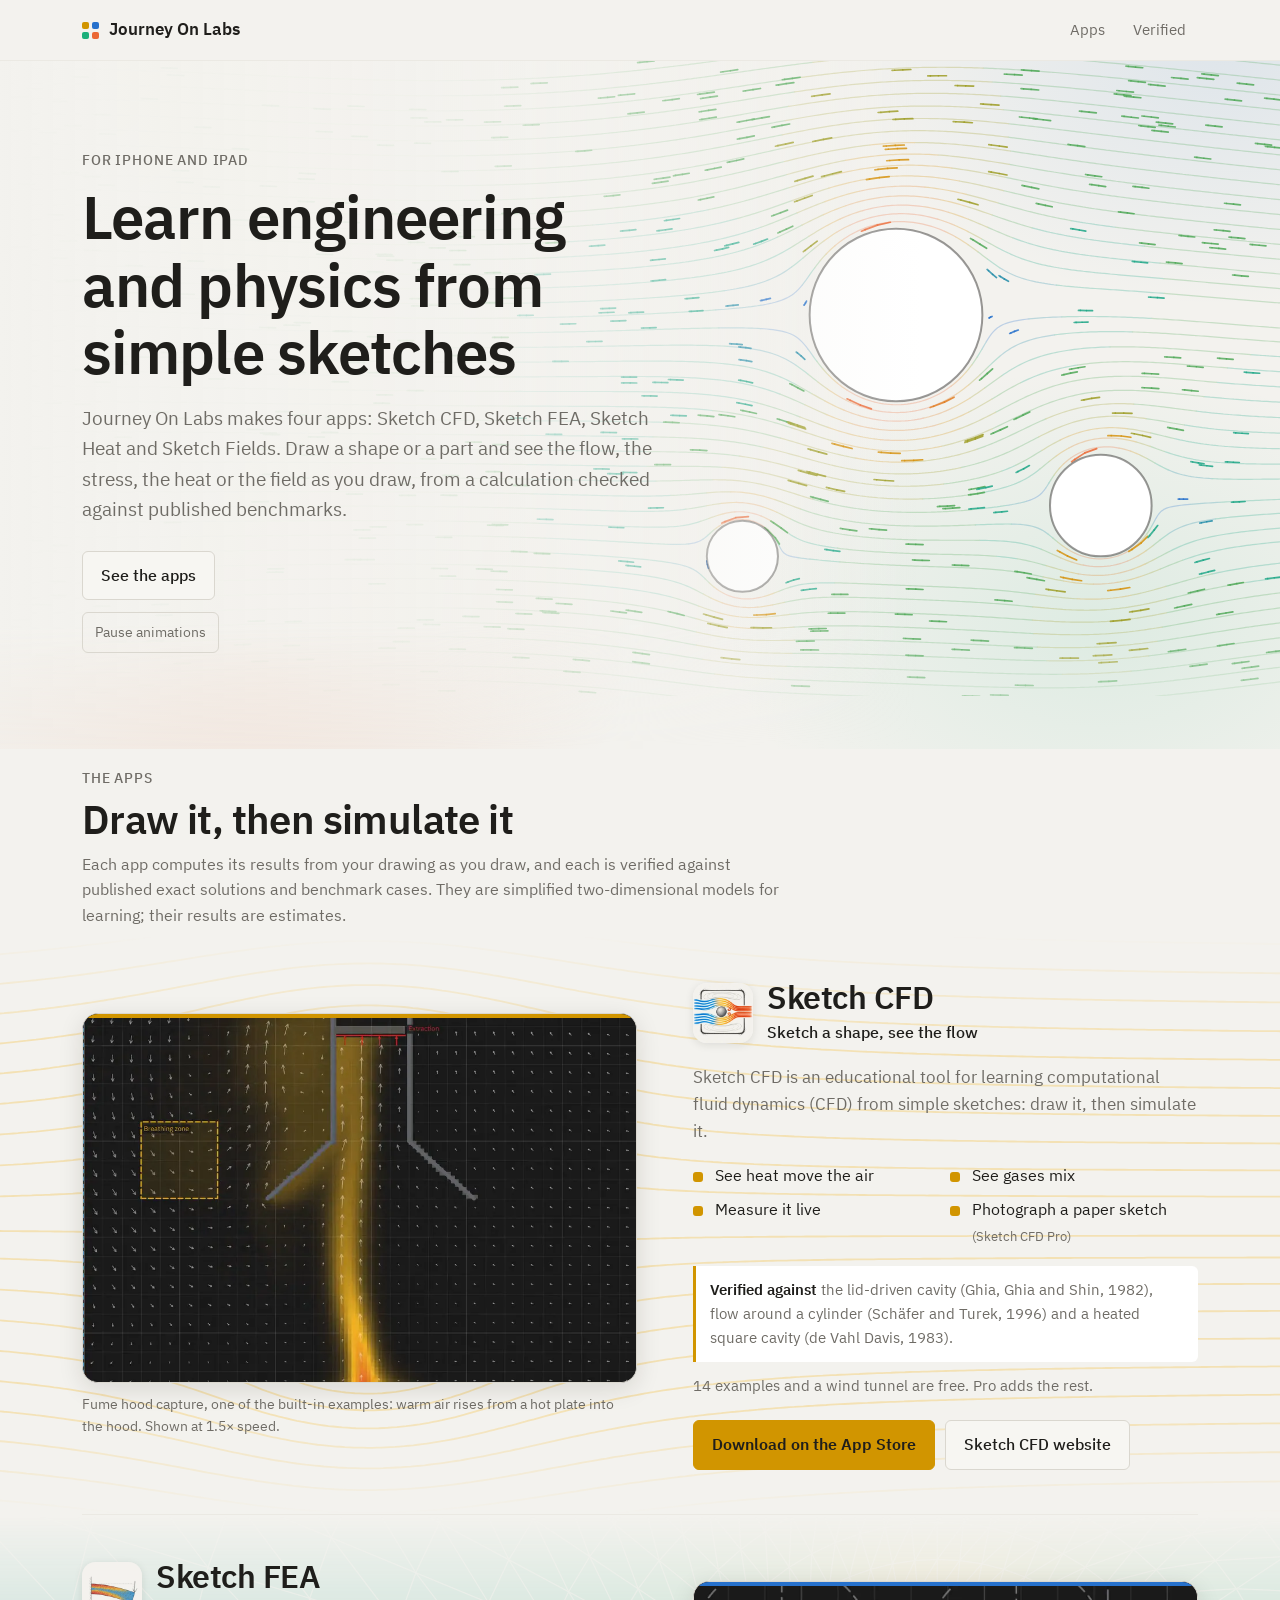
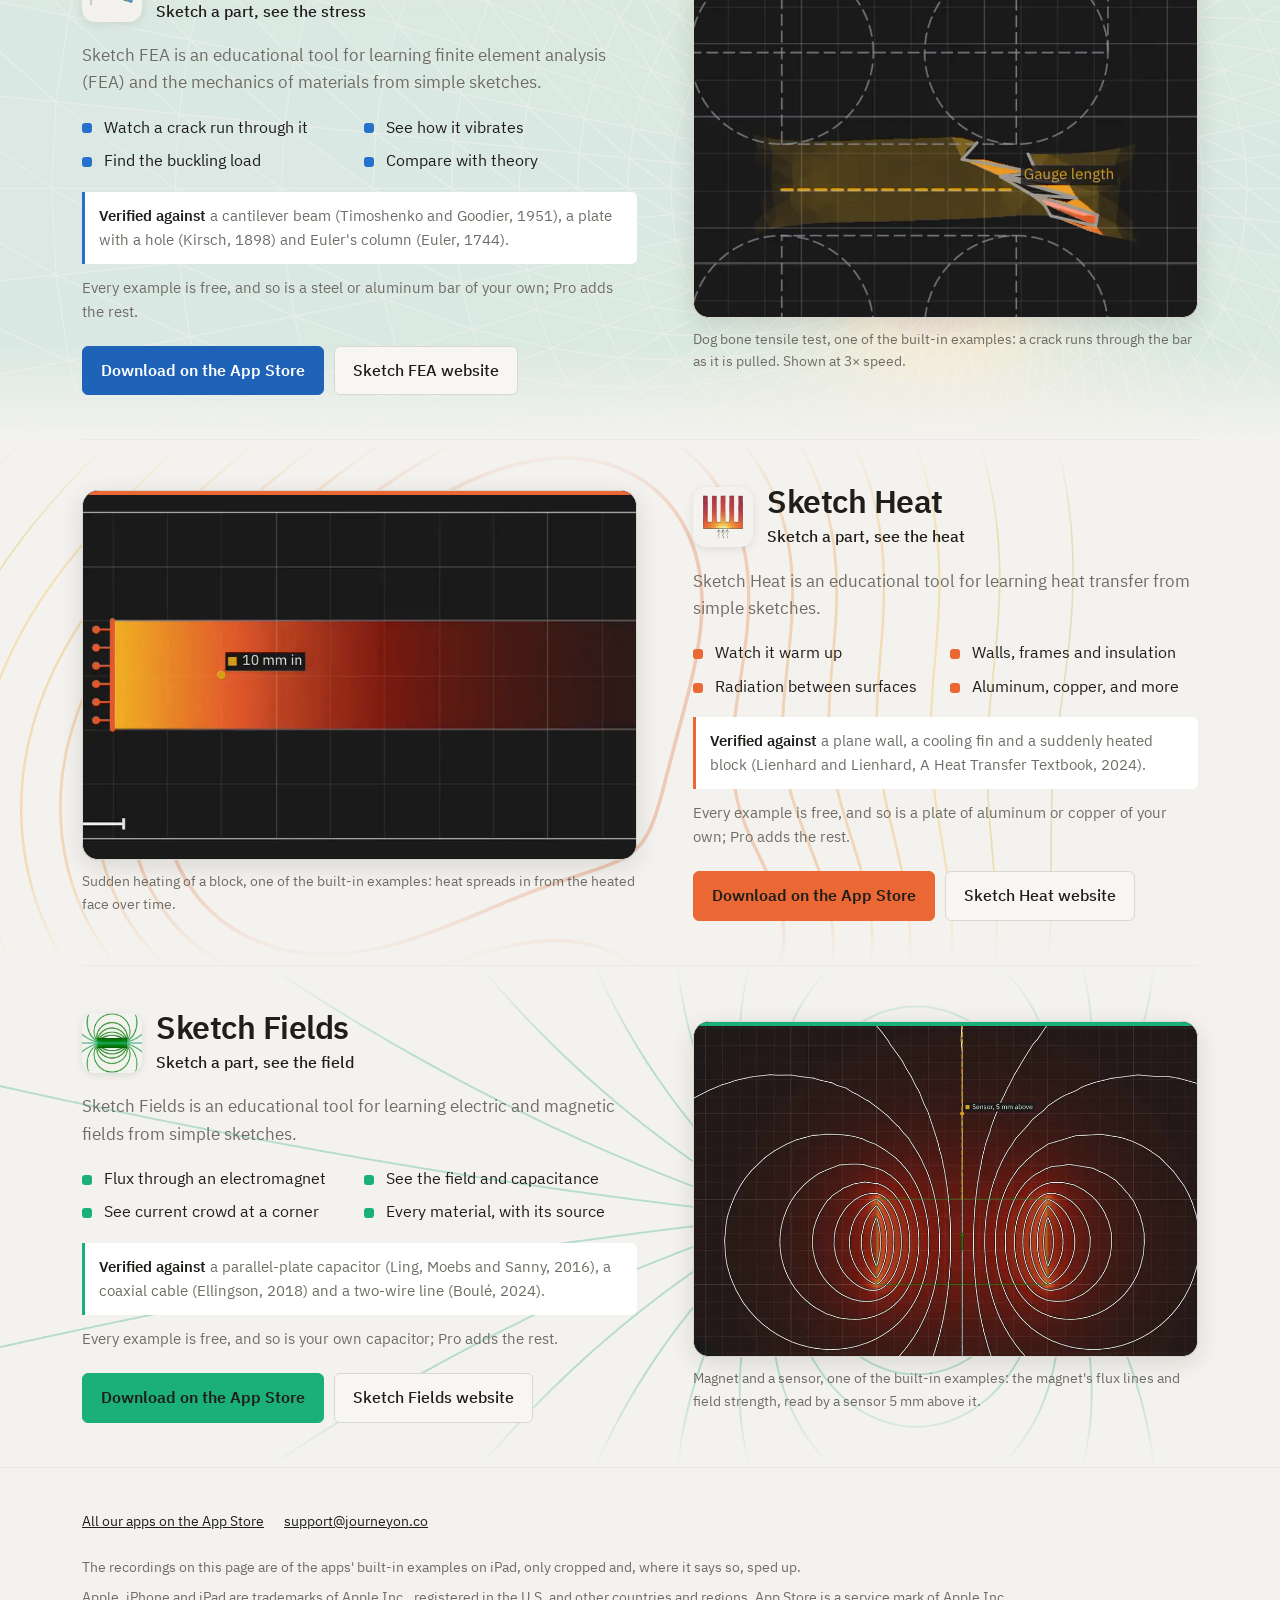
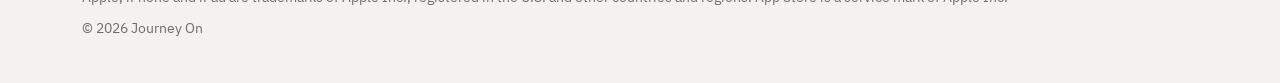
<file: index.html>
<!doctype html>
<html lang="en">
<head>
  <meta charset="utf-8">
  <meta name="viewport" content="width=device-width, initial-scale=1">
  <meta http-equiv="Content-Security-Policy" content="default-src 'none'; script-src 'self'; style-src 'self'; font-src 'self'; img-src 'self'; media-src 'self'; base-uri 'none'; form-action 'none'">
  <meta name="referrer" content="strict-origin-when-cross-origin">
  <title>Journey On Labs: Sketch CFD, Sketch FEA, Sketch Heat and Sketch Fields</title>
  <meta name="description" content="Apps for iPhone and iPad for learning fluid dynamics, stress analysis, heat transfer, and electric and magnetic fields from simple sketches.">
  <meta name="theme-color" content="#141413" media="(prefers-color-scheme: dark)">
  <meta name="theme-color" content="#f3f2ee" media="(prefers-color-scheme: light)">
  <link rel="preload" href="fonts/IBMPlexSans-SemiBold.woff2" as="font" type="font/woff2" crossorigin>
  <link rel="icon" href="assets/favicon.svg" type="image/svg+xml">
  <link rel="icon" href="assets/favicon-32.png" sizes="32x32" type="image/png">
  <link rel="apple-touch-icon" href="assets/apple-touch-icon.png">
  <link rel="stylesheet" href="assets/labs.css">
  <script src="assets/labs.js" defer></script>
</head>
<body>
  <a class="skip" href="#main">Skip to the content</a>
  <header class="site">
    <div class="wrap">
      <a class="wordmark" href="./"><span class="dots" aria-hidden="true"><i class="app-cfd"></i><i class="app-fea"></i><i class="app-fields"></i><i class="app-heat"></i></span>Journey On Labs</a>
      <nav class="site" aria-label="Main">
        <ul>
          <li><a href="#apps">Apps</a></li>
          <li><a href="#verified">Verified</a></li>
          <li data-sale><a class="hot" href="#black-friday">Black Friday</a></li>
        </ul>
      </nav>
    </div>
  </header>

  <main id="main" tabindex="-1">
    <section class="hero" aria-labelledby="h-hero">
      <div class="hero-sim" aria-hidden="true"><canvas id="flow" width="1200" height="640"></canvas></div>
      <div class="wrap">
        <div class="hero-text">
          <p class="eyebrow">For iPhone and iPad</p>
          <h1 id="h-hero">Learn engineering and physics from simple sketches</h1>
          <p class="lead">Journey On Labs makes four apps: Sketch CFD, Sketch FEA, Sketch Heat and Sketch Fields. Draw a shape or a part and see the flow, the stress, the heat or the field as you draw, from a calculation checked against published benchmarks.</p>
          <div class="actions">
            <a class="btn sale-btn" href="#black-friday" data-sale>Black Friday: Pro at half price</a>
            <a class="btn" href="#apps">See the apps</a>
          </div>
          <button type="button" class="motion" id="motion" aria-pressed="false" hidden>Pause animations</button>
        </div>
      </div>
    </section>

    <section class="sale" id="black-friday" aria-labelledby="h-sale" data-sale>
      <div class="wrap">
        <div class="sale-card">
          <div class="sale-head">
            <div>
              <p class="eyebrow">Black Friday to Cyber Monday</p>
              <h2 id="h-sale">Pro is half price in every Sketch app</h2>
            </div>
            <p class="countdown"><span data-left>Until Monday, November 30</span></p>
          </div>
          <div class="legend" aria-hidden="true">
            <div class="bar"><span class="now" data-now hidden></span></div>
            <div class="ticks"><span>Thu</span><span>Fri</span><span>Sat</span><span>Sun</span><span>Mon</span></div>
          </div>
          <div class="codes">
            <div class="ticket"><span class="code">BLACKFRIDAY</span><span class="what">Half off your first year</span><button type="button" class="copy" data-copy="BLACKFRIDAY" aria-label="Copy the code BLACKFRIDAY" hidden>Copy</button></div>
            <div class="ticket"><span class="code">BLACKFRIDAYMONTHLY</span><span class="what">Half off your first 3 months</span><button type="button" class="copy" data-copy="BLACKFRIDAYMONTHLY" aria-label="Copy the code BLACKFRIDAYMONTHLY" hidden>Copy</button></div>
          </div>
          <p class="fine">For new subscribers and for people whose subscription or free trial has ended; not for current subscribers. The links below open the App Store with the code filled in; you can also redeem a code in the App Store or in the app, in Menu&nbsp;&gt; About. Prices differ by country.</p>
          <ul class="deals">
            <li class="app-cfd"><span class="who"><img src="media/cfd-icon-96.webp" width="36" height="36" alt="">Sketch CFD</span><a class="btn" href="https://apps.apple.com/redeem?ctx=offercodes&amp;id=6824528045&amp;code=BLACKFRIDAY" aria-label="Sketch CFD: half off your first year, code BLACKFRIDAY">Half off a year</a><a class="btn" href="https://apps.apple.com/redeem?ctx=offercodes&amp;id=6824528045&amp;code=BLACKFRIDAYMONTHLY" aria-label="Sketch CFD: half off your first 3 months, code BLACKFRIDAYMONTHLY">Half off 3 months</a></li>
            <li class="app-fea"><span class="who"><img src="media/fea-icon-96.webp" width="36" height="36" alt="">Sketch FEA</span><a class="btn" href="https://apps.apple.com/redeem?ctx=offercodes&amp;id=6826964984&amp;code=BLACKFRIDAY" aria-label="Sketch FEA: half off your first year, code BLACKFRIDAY">Half off a year</a><a class="btn" href="https://apps.apple.com/redeem?ctx=offercodes&amp;id=6826964984&amp;code=BLACKFRIDAYMONTHLY" aria-label="Sketch FEA: half off your first 3 months, code BLACKFRIDAYMONTHLY">Half off 3 months</a></li>
            <li class="app-heat"><span class="who"><img src="media/heat-icon-96.webp" width="36" height="36" alt="">Sketch Heat</span><a class="btn" href="https://apps.apple.com/redeem?ctx=offercodes&amp;id=6831361610&amp;code=BLACKFRIDAY" aria-label="Sketch Heat: half off your first year, code BLACKFRIDAY">Half off a year</a><a class="btn" href="https://apps.apple.com/redeem?ctx=offercodes&amp;id=6831361610&amp;code=BLACKFRIDAYMONTHLY" aria-label="Sketch Heat: half off your first 3 months, code BLACKFRIDAYMONTHLY">Half off 3 months</a></li>
            <li class="app-fields"><span class="who"><img src="media/fields-icon-96.webp" width="36" height="36" alt="">Sketch Fields</span><a class="btn" href="https://apps.apple.com/redeem?ctx=offercodes&amp;id=6832425502&amp;code=BLACKFRIDAY" aria-label="Sketch Fields: half off your first year, code BLACKFRIDAY">Half off a year</a><a class="btn" href="https://apps.apple.com/redeem?ctx=offercodes&amp;id=6832425502&amp;code=BLACKFRIDAYMONTHLY" aria-label="Sketch Fields: half off your first 3 months, code BLACKFRIDAYMONTHLY">Half off 3 months</a></li>
          </ul>
        </div>
      </div>
    </section>

    <section id="apps" aria-labelledby="h-apps">
      <div class="wrap">
        <div class="apps-head" id="verified">
          <p class="eyebrow">The apps</p>
          <h2 id="h-apps">Draw it, then simulate it</h2>
          <p>Each app computes its results from your drawing as you draw, and each is verified against published exact solutions and benchmark cases. They are simplified two-dimensional models for learning; their results are estimates.</p>
        </div>

        <article class="feature app-cfd" aria-labelledby="h-cfd">
          <figure class="media">
            <div class="frame"><video class="sim" muted loop playsinline preload="none" poster="media/cfd-sim-960.webp" width="960" height="640" aria-hidden="true" disablepictureinpicture disableremoteplayback><source src="media/cfd-sim-960.mp4" type="video/mp4"></video></div>
            <figcaption>Fume hood capture, one of the built-in examples: warm air rises from a hot plate into the hood. Shown at 1.5&times; speed.</figcaption>
          </figure>
          <div class="copytext">
            <div class="title"><img src="media/cfd-icon-192.webp" width="60" height="60" alt=""><div><h3 id="h-cfd">Sketch CFD</h3><p class="sub">Sketch a shape, see the flow</p></div></div>
            <p class="desc">Sketch CFD is an educational tool for learning computational fluid dynamics (CFD) from simple sketches: draw it, then simulate it.</p>
            <ul class="feats"><li>See heat move the air</li><li>See gases mix</li><li>Measure it live</li><li>Photograph a paper sketch <small>(Sketch CFD Pro)</small></li></ul>
            <p class="verified"><strong>Verified against</strong> the lid-driven cavity (Ghia, Ghia and Shin, 1982), flow around a cylinder (Schäfer and Turek, 1996) and a heated square cavity (de Vahl Davis, 1983).</p>
            <p class="free">14 examples and a wind tunnel are free. Pro adds the rest.</p>
            <div class="actions"><a class="btn primary" href="https://apps.apple.com/app/sketch-cfd/id6824528045">Download on the App Store</a><a class="btn" href="https://sketchcfd.journeyon.co">Sketch CFD website</a></div>
            <a class="badge" href="#black-friday" data-sale>Black Friday: Sketch CFD Pro at half price</a>
          </div>
        </article>

        <article class="feature flip app-fea" aria-labelledby="h-fea">
          <figure class="media">
            <div class="frame"><video class="sim" muted loop playsinline preload="none" poster="media/fea-sim-960.webp" width="960" height="640" aria-hidden="true" disablepictureinpicture disableremoteplayback><source src="media/fea-sim-960.mp4" type="video/mp4"></video></div>
            <figcaption>Dog bone tensile test, one of the built-in examples: a crack runs through the bar as it is pulled. Shown at 3&times; speed.</figcaption>
          </figure>
          <div class="copytext">
            <div class="title"><img src="media/fea-icon-192.webp" width="60" height="60" alt=""><div><h3 id="h-fea">Sketch FEA</h3><p class="sub">Sketch a part, see the stress</p></div></div>
            <p class="desc">Sketch FEA is an educational tool for learning finite element analysis (FEA) and the mechanics of materials from simple sketches.</p>
            <ul class="feats"><li>Watch a crack run through it</li><li>See how it vibrates</li><li>Find the buckling load</li><li>Compare with theory</li></ul>
            <p class="verified"><strong>Verified against</strong> a cantilever beam (Timoshenko and Goodier, 1951), a plate with a hole (Kirsch, 1898) and Euler's column (Euler, 1744).</p>
            <p class="free">Every example is free, and so is a steel or aluminum bar of your own; Pro adds the rest.</p>
            <div class="actions"><a class="btn primary" href="https://apps.apple.com/app/sketch-fea/id6826964984">Download on the App Store</a><a class="btn" href="https://sketchfea.journeyon.co">Sketch FEA website</a></div>
            <a class="badge" href="#black-friday" data-sale>Black Friday: Sketch FEA Pro at half price</a>
          </div>
        </article>

        <article class="feature app-heat" aria-labelledby="h-heat">
          <figure class="media">
            <div class="frame"><video class="sim" muted loop playsinline preload="none" poster="media/heat-sim-960.webp" width="960" height="640" aria-hidden="true" disablepictureinpicture disableremoteplayback><source src="media/heat-sim-960.mp4" type="video/mp4"></video></div>
            <figcaption>Sudden heating of a block, one of the built-in examples: heat spreads in from the heated face over time.</figcaption>
          </figure>
          <div class="copytext">
            <div class="title"><img src="media/heat-icon-192.webp" width="60" height="60" alt=""><div><h3 id="h-heat">Sketch Heat</h3><p class="sub">Sketch a part, see the heat</p></div></div>
            <p class="desc">Sketch Heat is an educational tool for learning heat transfer from simple sketches.</p>
            <ul class="feats"><li>Watch it warm up</li><li>Walls, frames and insulation</li><li>Radiation between surfaces</li><li>Aluminum, copper, and more</li></ul>
            <p class="verified"><strong>Verified against</strong> a plane wall, a cooling fin and a suddenly heated block (Lienhard and Lienhard, A Heat Transfer Textbook, 2024).</p>
            <p class="free">Every example is free, and so is a plate of aluminum or copper of your own; Pro adds the rest.</p>
            <div class="actions"><a class="btn primary" href="https://apps.apple.com/app/sketch-heat/id6831361610">Download on the App Store</a><a class="btn" href="https://sketchheat.journeyon.co">Sketch Heat website</a></div>
            <a class="badge" href="#black-friday" data-sale>Black Friday: Sketch Heat Pro at half price</a>
          </div>
        </article>

        <article class="feature flip app-fields" aria-labelledby="h-fields">
          <figure class="media">
            <div class="frame"><video class="sim" muted loop playsinline preload="none" poster="media/fields-sim-960.webp" width="960" height="640" aria-hidden="true" disablepictureinpicture disableremoteplayback><source src="media/fields-sim-960.mp4" type="video/mp4"></video></div>
            <figcaption>Magnet and a sensor, one of the built-in examples: the magnet's flux lines and field strength, read by a sensor 5 mm above it.</figcaption>
          </figure>
          <div class="copytext">
            <div class="title"><img src="media/fields-icon-192.webp" width="60" height="60" alt=""><div><h3 id="h-fields">Sketch Fields</h3><p class="sub">Sketch a part, see the field</p></div></div>
            <p class="desc">Sketch Fields is an educational tool for learning electric and magnetic fields from simple sketches.</p>
            <ul class="feats"><li>Flux through an electromagnet</li><li>See the field and capacitance</li><li>See current crowd at a corner</li><li>Every material, with its source</li></ul>
            <p class="verified"><strong>Verified against</strong> a parallel-plate capacitor (Ling, Moebs and Sanny, 2016), a coaxial cable (Ellingson, 2018) and a two-wire line (Boulé, 2024).</p>
            <p class="free">Every example is free, and so is your own capacitor; Pro adds the rest.</p>
            <div class="actions"><a class="btn primary" href="https://apps.apple.com/app/sketch-fields/id6832425502">Download on the App Store</a><a class="btn" href="https://sketchfields.journeyon.co">Sketch Fields website</a></div>
            <a class="badge" href="#black-friday" data-sale>Black Friday: Sketch Fields Pro at half price</a>
          </div>
        </article>
      </div>
    </section>
  </main>

  <footer class="site">
    <div class="wrap">
      <div class="links">
        <a href="https://apps.apple.com/us/developer/journey-on/id1807155063">All our apps on the App Store</a>
        <a href="mailto:support@journeyon.co">support@journeyon.co</a>
      </div>
      <p>The recordings on this page are of the apps' built-in examples on iPad, only cropped and, where it says so, sped up.</p>
      <p>Apple, iPhone and iPad are trademarks of Apple Inc., registered in the U.S. and other countries and regions. App Store is a service mark of Apple Inc.</p>
      <p>&copy; 2026 Journey On</p>
    </div>
  </footer>
</body>
</html>
</file>
<file: assets/labs.css>
/* Journey On Labs. Colors, radii, fonts and shadows are the apps' design tokens: the neutrals every app shares, and each
   app's own accent (app.config.mjs) on its parts; tints are color-mix() of tokens. Dark is the default, as in the apps;
   light follows prefers-color-scheme. Text contrast at least 4.5:1 in both themes. */

@font-face { font-family: 'IBM Plex Sans'; font-style: normal; font-weight: 400; font-display: swap; src: url('../fonts/IBMPlexSans-Regular.woff2') format('woff2'); }
@font-face { font-family: 'IBM Plex Sans'; font-style: normal; font-weight: 500; font-display: swap; src: url('../fonts/IBMPlexSans-Medium.woff2') format('woff2'); }
@font-face { font-family: 'IBM Plex Sans'; font-style: normal; font-weight: 600; font-display: swap; src: url('../fonts/IBMPlexSans-SemiBold.woff2') format('woff2'); }
@font-face { font-family: 'IBM Plex Mono'; font-style: normal; font-weight: 500; font-display: swap; src: url('../fonts/IBMPlexMono-Medium.woff2') format('woff2'); }

:root {
  --bg: #141413;
  --panel: #1c1c1b;
  --panel2: #232321;
  --fg: #e8e6e1;
  --muted: #9b9890;
  --line: #35332e;
  --line2: #2a2926;
  --canvas: #1a1a19;
  --shadow: 0 6px 24px rgba(0, 0, 0, .5);
  --shadow-sm: 0 2px 10px rgba(0, 0, 0, .45);
  --font: 'IBM Plex Sans', system-ui, -apple-system, 'Segoe UI', sans-serif;
  --mono: 'IBM Plex Mono', ui-monospace, SFMono-Regular, Menlo, monospace;
  --radius: 6px;
  --ease-out: cubic-bezier(.33, 1, .68, 1);
  --t: .24s;
  /* each app's accent (dark): Sketch CFD amber, Sketch FEA blue, Sketch Heat orange, Sketch Fields green; the second
     accent is the one for text */
  --cfd: #f0b323; --cfd2: #ffc94a;
  --fea: #3987e5; --fea2: #6aa6ee;
  --heat: #d95926; --heat2: #f08a5c;
  --fields: #199e70; --fields2: #4fcb98;
  --accent: var(--fg);
  --accent2: var(--fg);
  --on-accent: #141413;
  --glow: .16;
  color-scheme: dark;
}

@media (prefers-color-scheme: light) {
  :root {
    --bg: #f3f2ee;
    --panel: #ffffff;
    --panel2: #f7f6f2;
    --fg: #1f1e1b;
    --muted: #6f6c66;
    --line: #dad7cf;
    --line2: #ebe9e3;
    --canvas: #e9e7e1;
    --shadow: 0 6px 24px rgba(30, 28, 20, .12);
    --shadow-sm: 0 2px 8px rgba(30, 28, 20, .10);
    --cfd: #d19500; --cfd2: #a87700;
    --fea: #2671cc; --fea2: #1f63b8;
    --heat: #eb6834; --heat2: #cc5521;
    --fields: #1baf7a; --fields2: #13875c;
    --on-accent: #1f1e1b;
    --glow: .10;
    color-scheme: light;
  }
}

*, *::before, *::after { box-sizing: border-box; }
html { -webkit-text-size-adjust: 100%; text-size-adjust: 100%; }
@media (prefers-reduced-motion: no-preference) { html { scroll-behavior: smooth; } }
body { margin: 0; background: var(--bg); color: var(--fg); font-family: var(--font); font-size: 16px; line-height: 1.6; overflow-wrap: break-word; }
img, video { max-width: 100%; display: block; }
h1, h2, h3 { margin: 0; line-height: 1.12; font-weight: 600; letter-spacing: -0.015em; }
p, ul { margin: 0; }
a { color: inherit; }
:focus-visible { outline: 3px solid var(--fea2); outline-offset: 3px; border-radius: 4px; }
[hidden] { display: none !important; }

.app-cfd { --accent: var(--cfd); --accent2: var(--cfd2); }
.app-fea { --accent: var(--fea); --accent2: var(--fea2); }
.app-heat { --accent: var(--heat); --accent2: var(--heat2); }
.app-fields { --accent: var(--fields); --accent2: var(--fields2); }

.skip { position: absolute; left: 16px; top: -60px; background: var(--panel); color: var(--fg); padding: 10px 16px; border: 1px solid var(--line); border-radius: var(--radius); z-index: 10; }
.skip:focus { top: 12px; }
.wrap { max-width: 1180px; margin: 0 auto; padding: 0 16px; }
@media (min-width: 720px) { .wrap { padding: 0 32px; } }
.eyebrow { font-size: 14px; font-weight: 500; letter-spacing: .06em; text-transform: uppercase; color: var(--muted); }

/* header */
header.site { position: sticky; top: 0; z-index: 5; background: color-mix(in srgb, var(--bg) 88%, transparent); backdrop-filter: blur(10px); -webkit-backdrop-filter: blur(10px); border-bottom: 1px solid var(--line2); }
header.site .wrap { display: flex; align-items: center; justify-content: space-between; gap: 16px; min-height: 60px; }
.wordmark { display: inline-flex; align-items: center; gap: 10px; font-weight: 600; font-size: 17px; text-decoration: none; padding: 10px 0; }
.dots { display: inline-grid; grid-template-columns: 7px 7px; gap: 3px; }
.dots i { width: 7px; height: 7px; border-radius: 2px; background: var(--accent); }
nav.site ul { list-style: none; display: flex; gap: 4px; padding: 0; }
nav.site a { display: inline-block; padding: 10px 12px; border-radius: var(--radius); text-decoration: none; font-size: 15px; color: var(--muted); }
nav.site a:hover { color: var(--fg); background: var(--panel); }
nav.site a.hot { color: var(--fg); font-weight: 500; }
@media (max-width: 560px) { nav.site li:not(:last-child) { display: none; } }

/* hero */
.hero { position: relative; padding: 56px 0 48px; overflow: hidden; }
.hero::before { content: ''; position: absolute; inset: -20% -10% auto -10%; height: 120%; pointer-events: none;
  background:
    radial-gradient(40% 50% at 12% 20%, color-mix(in srgb, var(--cfd) calc(var(--glow) * 100%), transparent), transparent 70%),
    radial-gradient(35% 45% at 88% 15%, color-mix(in srgb, var(--fea) calc(var(--glow) * 100%), transparent), transparent 70%),
    radial-gradient(35% 45% at 80% 85%, color-mix(in srgb, var(--fields) calc(var(--glow) * 100%), transparent), transparent 70%),
    radial-gradient(35% 40% at 25% 90%, color-mix(in srgb, var(--heat) calc(var(--glow) * 100%), transparent), transparent 70%); }
.hero .wrap { position: relative; display: grid; gap: 36px; align-items: center; }
@media (min-width: 960px) { .hero .wrap { grid-template-columns: 1fr 1.08fr; gap: 48px; } }
.hero h1 { font-size: clamp(36px, 5.4vw, 60px); margin-top: 12px; text-wrap: balance; }
.hero .lead { margin-top: 18px; font-size: clamp(17px, 2vw, 19px); color: var(--muted); max-width: 36em; }
.hero .actions { display: flex; flex-wrap: wrap; gap: 10px; margin-top: 26px; }
.mosaic { display: grid; grid-template-columns: 1fr 1fr; gap: 12px; }
.tile { position: relative; margin: 0; border-radius: 14px; overflow: hidden; border: 1px solid var(--line); background: #141413; box-shadow: var(--shadow); aspect-ratio: 3 / 2; }
.tile::after { content: ''; position: absolute; left: 0; right: 0; top: 0; height: 3px; background: var(--accent); }
.tile video { width: 100%; height: 100%; object-fit: cover; }
.tile figcaption { position: absolute; left: 8px; bottom: 8px; right: 8px; display: flex; align-items: center; gap: 7px; font-size: 13px; line-height: 1.3; color: #e8e6e1;
  padding: 6px 9px; border-radius: 8px; background: rgba(20, 20, 19, .78); backdrop-filter: blur(6px); -webkit-backdrop-filter: blur(6px); width: max-content; max-width: calc(100% - 16px); }
.tile figcaption b { font-weight: 600; color: var(--accent2); }
@media (prefers-color-scheme: light) { .tile figcaption b { color: #e8e6e1; } }
.tile figcaption i { width: 8px; height: 8px; border-radius: 50%; background: var(--accent); flex: none; }
.motion { margin-top: 12px; font: inherit; font-size: 14px; color: var(--muted); background: none; border: 1px solid var(--line); border-radius: var(--radius); padding: 8px 12px; min-height: 40px; cursor: pointer; }
.motion:hover { color: var(--fg); border-color: var(--muted); }

/* buttons */
.btn { display: inline-flex; align-items: center; justify-content: center; gap: 8px; min-height: 48px; padding: 11px 18px; border-radius: var(--radius); border: 1px solid var(--line); background: var(--panel2); color: var(--fg); font: inherit; font-weight: 500; text-decoration: none; text-align: center; cursor: pointer; transition: border-color var(--t) var(--ease-out), background var(--t) var(--ease-out), transform var(--t) var(--ease-out); }
.btn:hover { border-color: var(--accent, var(--muted)); }
.btn.primary { background: var(--accent); border-color: var(--accent); color: var(--on-accent); font-weight: 600; }
.btn.primary:hover { background: color-mix(in srgb, var(--accent) 86%, var(--fg)); }
.btn.sale-btn { --accent: var(--fg); background: var(--fg); border-color: var(--fg); color: var(--bg); font-weight: 600; }
@media (prefers-color-scheme: light) { .app-fea .btn.primary { background: var(--fea2); border-color: var(--fea2); color: #ffffff; } }

/* Black Friday 2026: the band, the deal links and the badges carry data-sale; labs.js hides them after the sale, and they
   come out of the page after 30 Nov 2026 */
.sale { padding: 8px 0 56px; }
.sale-card { position: relative; border-radius: 18px; padding: 28px 22px; background: var(--panel); border: 1px solid var(--line); box-shadow: var(--shadow); overflow: hidden; }
@media (min-width: 720px) { .sale-card { padding: 36px 40px; } }
.sale-card::before { content: ''; position: absolute; left: 0; right: 0; top: 0; height: 4px;
  background: linear-gradient(90deg, var(--cfd) 0 25%, var(--fea) 25% 50%, var(--heat) 50% 75%, var(--fields) 75% 100%); }
.sale-head { display: grid; gap: 10px; }
@media (min-width: 900px) { .sale-head { grid-template-columns: 1fr auto; align-items: end; gap: 24px; } }
.sale h2 { font-size: clamp(26px, 3.4vw, 38px); text-wrap: balance; }
.countdown { font-size: 15px; font-weight: 500; color: var(--fg); padding: 8px 12px; border-radius: 999px; border: 1px solid var(--line); background: var(--panel2); justify-self: start; }
.codes { display: grid; gap: 12px; margin-top: 24px; }
@media (min-width: 760px) { .codes { grid-template-columns: 1fr 1fr; } }
.ticket { display: flex; align-items: center; gap: 14px; padding: 14px 16px; border: 1px dashed var(--muted); border-radius: 12px; background: var(--panel2); }
.ticket .code { font-family: var(--mono); font-weight: 500; font-size: clamp(16px, 2vw, 19px); letter-spacing: .03em; color: var(--fg); }
.ticket .what { font-size: 15px; color: var(--muted); flex: 1; }
.copy { font: inherit; font-size: 14px; font-weight: 500; min-height: 40px; min-width: 72px; padding: 8px 12px; border-radius: var(--radius); border: 1px solid var(--line); background: var(--panel); color: var(--fg); cursor: pointer; }
.copy:hover { border-color: var(--muted); }
.copy.done { border-color: var(--fields); }
.sale .fine { margin-top: 16px; font-size: 14px; color: var(--muted); max-width: 64em; }
.deals { list-style: none; padding: 0; margin-top: 22px; display: grid; gap: 10px; }
@media (min-width: 760px) { .deals { grid-template-columns: 1fr 1fr; } }
.deals li { display: flex; align-items: center; gap: 12px; padding: 12px; border-radius: 12px; border: 1px solid var(--line2); background: color-mix(in srgb, var(--accent) 7%, var(--panel)); flex-wrap: wrap; }
.deals .who { display: flex; align-items: center; gap: 10px; flex: 1 1 160px; font-weight: 600; }
.deals .who img { width: 36px; height: 36px; border-radius: 22.4%; }
.deals .btn { min-height: 44px; padding: 8px 12px; font-size: 14px; flex: 1 1 120px; border-color: color-mix(in srgb, var(--accent) 45%, var(--line)); background: var(--panel); }

/* phones: the code boxes stack the code over its description with the button beside them; the clip labels keep only the
   app's name; the countdown is a rounded box when it wraps */
@media (max-width: 559px) {
  .ticket { display: grid; grid-template-columns: 1fr auto; gap: 2px 12px; align-items: center; }
  .ticket .code { grid-column: 1; grid-row: 1; overflow-wrap: anywhere; }
  .ticket .what { grid-column: 1; grid-row: 2; }
  .ticket .copy { grid-column: 2; grid-row: 1 / span 2; }
  .tile figcaption { font-size: 12px; padding: 4px 8px; left: 6px; bottom: 6px; }
  .tile figcaption .ex { display: none; }
  .countdown { border-radius: 12px; }
}

/* apps */
.apps-head { padding: 8px 0 8px; }
.apps-head h2 { font-size: clamp(28px, 3.6vw, 40px); margin-top: 8px; }
.apps-head p { margin-top: 10px; color: var(--muted); max-width: 44em; }
.feature { display: grid; gap: 28px; align-items: center; padding: 44px 0; border-bottom: 1px solid var(--line2); }
.feature:last-of-type { border-bottom: 0; }
@media (min-width: 900px) { .feature { grid-template-columns: 1.1fr 1fr; gap: 56px; } .feature.flip .media { order: 2; } }
.media { margin: 0; }
.frame { position: relative; border-radius: 16px; overflow: hidden; border: 1px solid var(--line); background: #141413; box-shadow: var(--shadow); aspect-ratio: 3 / 2; }
.frame::after { content: ''; position: absolute; left: 0; right: 0; top: 0; height: 4px; background: var(--accent); }
.frame video { width: 100%; height: 100%; object-fit: cover; }
.media figcaption { margin-top: 10px; font-size: 14px; color: var(--muted); }
.title { display: flex; align-items: center; gap: 14px; }
.title img { width: 60px; height: 60px; border-radius: 22.4%; box-shadow: var(--shadow-sm); }
.title h3 { font-size: clamp(26px, 3vw, 32px); }
.title .sub { margin-top: 4px; color: var(--accent2); font-weight: 500; }
@media (prefers-color-scheme: light) { .title .sub { color: var(--fg); } }
.copytext .desc { margin-top: 18px; color: var(--muted); font-size: 17px; }
.feats { list-style: none; padding: 0; margin-top: 18px; display: grid; gap: 8px; }
@media (min-width: 560px) { .feats { grid-template-columns: 1fr 1fr; } }
.feats li { position: relative; padding-left: 22px; }
.feats li::before { content: ''; position: absolute; left: 0; top: .55em; width: 10px; height: 10px; border-radius: 3px; background: var(--accent); }
.feats small { color: var(--muted); font-size: 13px; }
.verified { margin-top: 18px; padding: 12px 14px; border-left: 3px solid var(--accent); background: var(--panel); border-radius: 0 var(--radius) var(--radius) 0; font-size: 15px; color: var(--muted); }
.verified strong { color: var(--fg); font-weight: 600; }
.free { margin-top: 12px; font-size: 15px; color: var(--muted); }
.copytext .actions { display: flex; flex-wrap: wrap; gap: 10px; margin-top: 22px; }
.badge { display: inline-flex; align-items: center; gap: 8px; margin-top: 14px; font-size: 14px; font-weight: 500; text-decoration: none; padding: 7px 12px; border-radius: 999px; border: 1px solid color-mix(in srgb, var(--accent) 55%, var(--line)); background: color-mix(in srgb, var(--accent) 10%, var(--panel)); }
.badge:hover { border-color: var(--accent); }

/* footer */
footer.site { border-top: 1px solid var(--line2); padding: 32px 0 44px; color: var(--muted); font-size: 14px; }
footer.site .links { display: flex; flex-wrap: wrap; gap: 4px 20px; margin-bottom: 14px; }
footer.site .links a { color: var(--fg); padding: 10px 0; display: inline-block; }
footer.site p + p { margin-top: 8px; }

@media (prefers-reduced-motion: reduce) { * { transition: none !important; } }

/* the hero's flow field (labs.js): behind the text, with a scrim for legibility; on narrow screens the flow shows below
   the text */
.hero { isolation: isolate; }
.hero::before { z-index: -2; }
.hero-sim { position: absolute; inset: 0; z-index: -1; }
.hero-sim canvas { display: block; width: 100%; height: 100%; }
.hero-sim::after { content: ''; position: absolute; inset: 0; pointer-events: none;
  background: linear-gradient(90deg, var(--bg) 0%, color-mix(in srgb, var(--bg) 92%, transparent) 34%, color-mix(in srgb, var(--bg) 35%, transparent) 56%, transparent 72%); }
@media (max-width: 899px) {
  .hero { padding-bottom: 300px; }
  .hero-sim::after { background: linear-gradient(180deg, var(--bg) 0%, color-mix(in srgb, var(--bg) 92%, transparent) 55%, transparent 78%); }
}
.hero .wrap { display: block; }
.hero-text { max-width: 600px; }
@media (min-width: 900px) { .hero { padding: 88px 0 96px; min-height: 620px; } }

/* the sale's time bar, in the style of a result's color legend (Thursday to the end of Monday) */
.legend { margin-top: 20px; }
.legend .bar { position: relative; height: 10px; border-radius: 5px; background: linear-gradient(90deg, var(--fea), var(--fields), var(--cfd), var(--heat)); }
.legend .now { position: absolute; top: -5px; width: 4px; height: 20px; margin-left: -2px; border-radius: 2px; background: var(--fg); box-shadow: 0 0 0 2px var(--panel); }
.legend .ticks { display: grid; grid-template-columns: repeat(5, 1fr); margin-top: 6px; font-family: var(--mono); font-size: 12px; color: var(--muted); }
.legend .ticks span { text-align: center; border-left: 1px solid var(--line); }
.legend .ticks span:first-child { border-left: 0; }

/* each app's section: a faint backdrop of its physics (make-patterns.mjs), under the recording's side */
.feature { position: relative; isolation: isolate; }
.feature::before { content: ''; position: absolute; z-index: -1; top: 0; bottom: 0; left: -12vw; right: -12vw; pointer-events: none;
  background: var(--pattern) center / cover no-repeat; opacity: var(--pat-op, .16);
  -webkit-mask-image: radial-gradient(55% 75% at 32% 50%, #000 0%, transparent 72%); mask-image: radial-gradient(55% 75% at 32% 50%, #000 0%, transparent 72%); }
.feature.flip::before { -webkit-mask-image: radial-gradient(55% 75% at 68% 50%, #000 0%, transparent 72%); mask-image: radial-gradient(55% 75% at 68% 50%, #000 0%, transparent 72%); }
@media (max-width: 899px) { .feature::before, .feature.flip::before { -webkit-mask-image: radial-gradient(80% 45% at 50% 28%, #000 0%, transparent 75%); mask-image: radial-gradient(80% 45% at 50% 28%, #000 0%, transparent 75%); } }
.feature.app-cfd { --pattern: url('pattern-cfd.svg'); --pat-op: .22; }
.feature.app-fea { --pattern: url('pattern-fea.svg'); --pat-op: .16; }
.feature.app-heat { --pattern: url('pattern-heat.svg'); --pat-op: .24; }
.feature.app-fields { --pattern: url('pattern-fields.svg'); --pat-op: .26; }
@media (prefers-color-scheme: light) { .feature::before { filter: saturate(1.1); } .feature.app-cfd, .feature.app-heat, .feature.app-fields { --pat-op: .30; } .feature.app-fea { --pat-op: .18; } }
#apps { overflow: hidden; overflow: clip; } /* the backdrops reach past the column, never past the page */
.hero-sim { -webkit-mask-image: linear-gradient(180deg, #000 0%, #000 82%, transparent 100%); mask-image: linear-gradient(180deg, #000 0%, #000 82%, transparent 100%); }
/* the backdrops across the whole section, faint behind the text, fading out at the section's top and bottom */
.feature::before, .feature.flip::before { left: -10vw; right: -10vw;
  -webkit-mask-image: linear-gradient(180deg, transparent 0%, #000 18%, #000 82%, transparent 100%); mask-image: linear-gradient(180deg, transparent 0%, #000 18%, #000 82%, transparent 100%); }
@media (max-width: 899px) { .feature::before, .feature.flip::before { -webkit-mask-image: linear-gradient(180deg, transparent 0%, #000 12%, #000 88%, transparent 100%); mask-image: linear-gradient(180deg, transparent 0%, #000 12%, #000 88%, transparent 100%); } }
.feature.app-cfd { --pat-op: .2; }
.feature.app-fea { --pat-op: .12; }
.feature.app-heat { --pat-op: .22; }
.feature.app-fields { --pat-op: .24; }
@media (prefers-color-scheme: light) { .feature.app-cfd, .feature.app-heat, .feature.app-fields { --pat-op: .26; } .feature.app-fea { --pat-op: .14; } }
.feature .copytext { position: relative; }

.feature.app-fea { --pat-op: .2; }
@media (prefers-color-scheme: light) { .feature.app-fea { --pat-op: .2; } }
</file>
